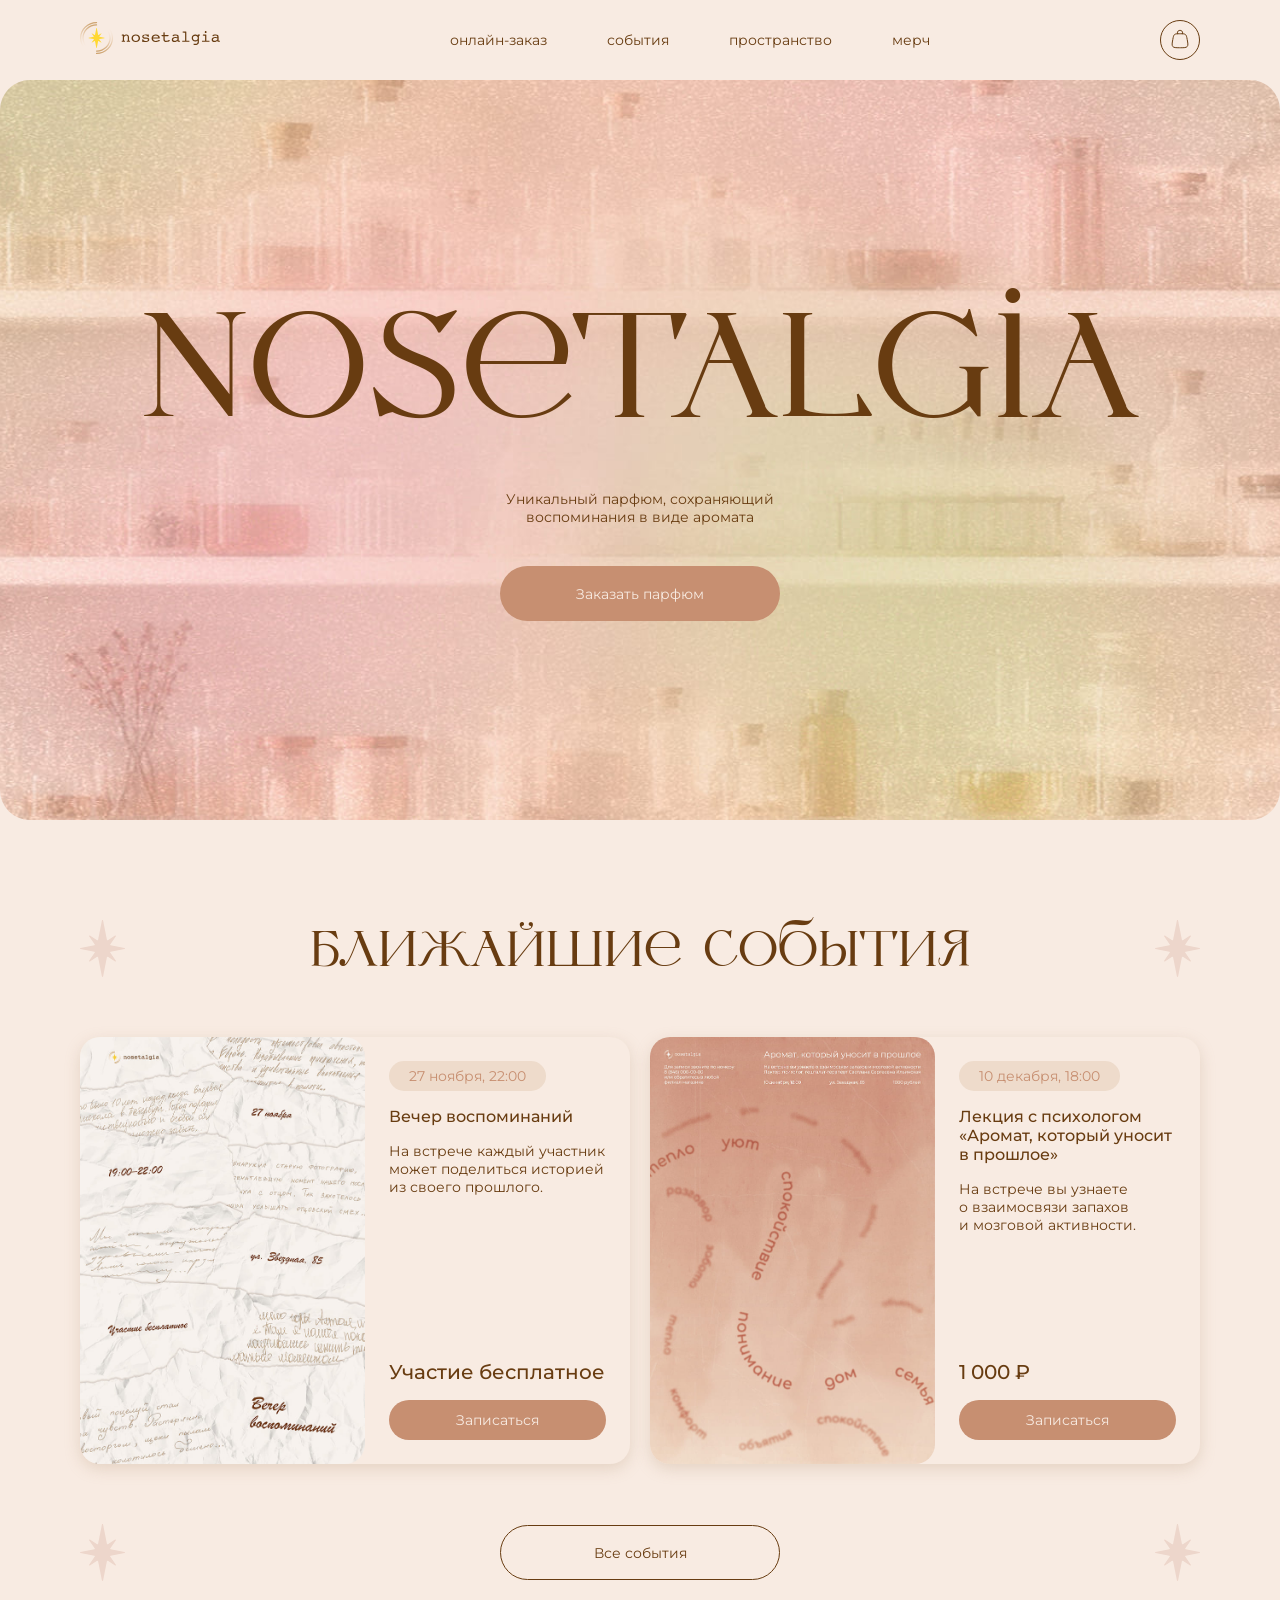
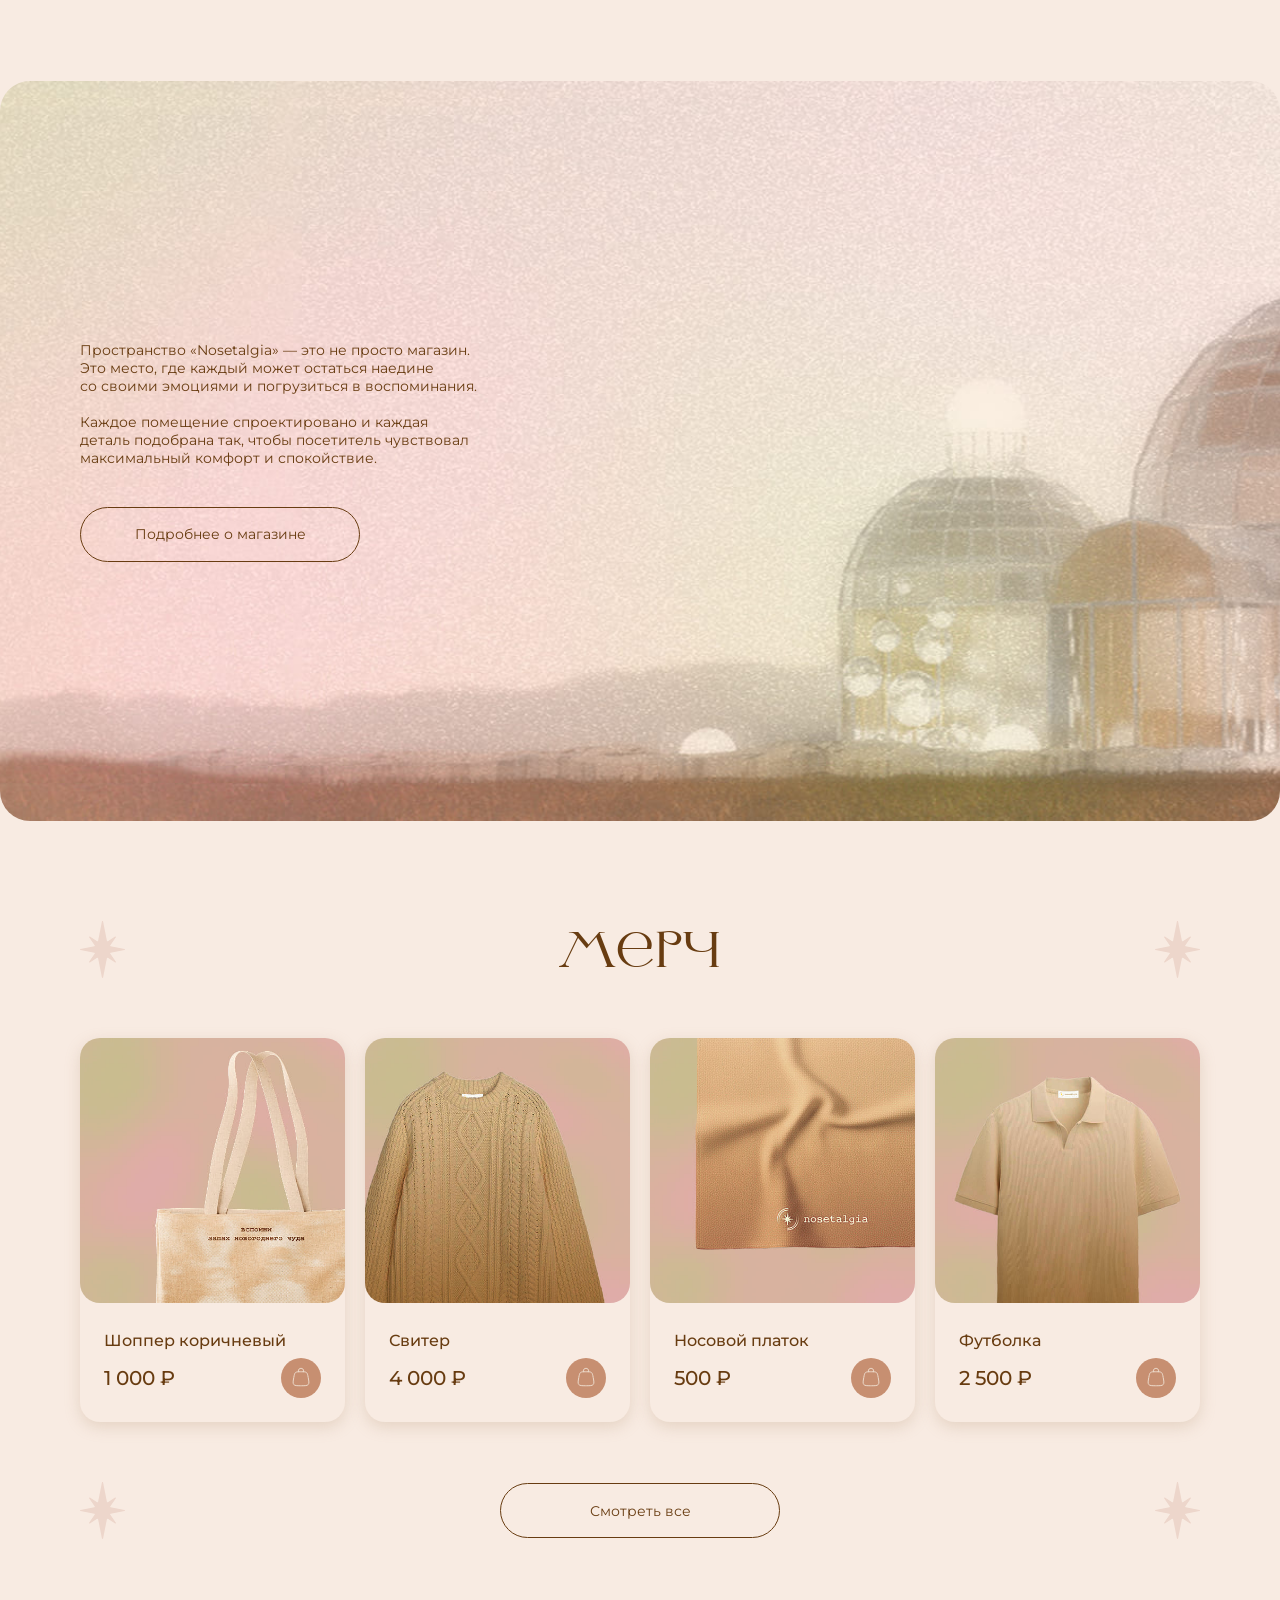
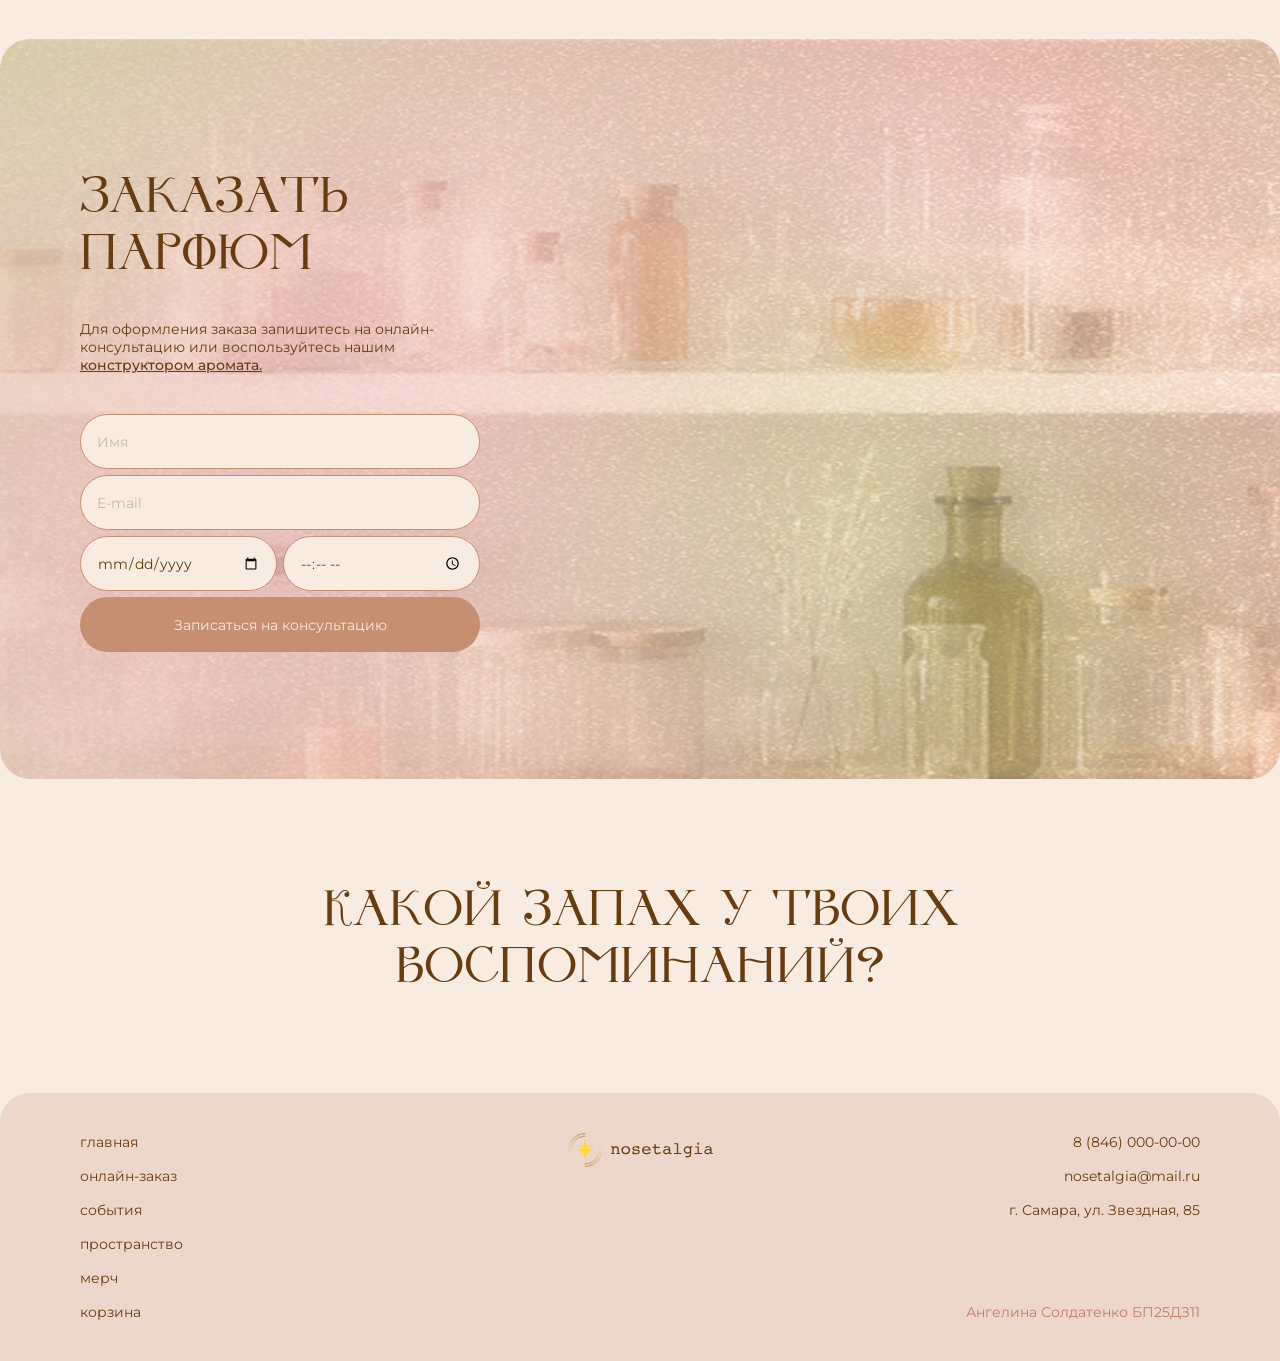
<file: index.html>
<!DOCTYPE html>
<html>
    <head>
        <meta charset="UTF-8">
        <meta name="viewport" content="width=device-width, initial-scale=1.0">
        <title>nosetalgia - главная</title>
        <link href="css/style.css" rel="stylesheet">
        <script src="js/popups.js"></script>
        <script src="js/cart.js"></script>
        <script src="js/animations.js"></script>
        <script src="js/script.js"></script>
        <link rel="icon" type="image/png" href="images/favicon.png">
        <link rel="preconnect" href="https://fonts.googleapis.com">
        <link rel="preconnect" href="https://fonts.gstatic.com" crossorigin>
        <link href="https://fonts.googleapis.com/css2?family=Montserrat:ital,wght@0,100..900;1,100..900&display=swap" rel="stylesheet">
    </head>

    <body>
        <header class="header">
            <a href="index.html"><img class="logo-header" src="images/logo.svg"></a>
            <nav class="menu-header">
                <a class="menu-item" href="index.html#order">онлайн-заказ</a>
                <a class="menu-item" href="events.html">события</a>
                <a class="menu-item" href="place.html">пространство</a>
                <a class="menu-item" href="merch.html">мерч</a>
            </nav>
            <div class="header-buttons-container">
                <a href="cart.html" class="cart-header"></a>
                <div class="burger"></a>
            </div>

            <div class="burger-menu-overlay hidden">
                <nav class="burger-menu">
                    <a class="menu-item" href="index.html">главная</a>
                    <a class="menu-item" href="index.html#order">онлайн-заказ</a>
                    <a class="menu-item" href="events.html">события</a>
                    <a class="menu-item" href="place.html">пространство</a>
                    <a class="menu-item" href="merch.html">мерч</a>
                </nav>
            </div>
        </header>

        <section id="hero" class="hero filled-container container">
            <h1>Nosetalgia</h1>
            <div class="text text-hero">Уникальный парфюм, сохраняющий<br>воспоминания в&nbsp;виде аромата</div>
            <a class="button big-button button-solid" href="#order">Заказать парфюм</a>
        </section>

        <section id="events" class="container">
            <div class="container-star">
                <img class="star" src="images/star.svg">
                <h2>Ближайшие события</h2>
                <img class="star" src="images/star.svg">
            </div>
            <div class="container-cards">
                <div class="card card-event-place">
                    <img class="img-card-event-place" src="images/event-evening-of-memories.jpg">
                    <div class="container-card-event-place">
                        <div class="container-heading-card-event-place">
                            <div class="date">27 ноября, 22:00</div>
                            <div class="card-heading">Вечер воспоминаний</div>
                            <div class="text">На&nbsp;встрече каждый участник может поделиться историей из&nbsp;своего прошлого.</div>
                        </div>
                        <div class="container-button-card-event">
                            <div class="price">Участие бесплатное</div>
                            <a class="button button-event button-solid">Записаться</a>
                        </div>
                    </div>
                </div>
                <div class="card card-event-place">
                    <img class="img-card-event-place" src="images/event-lecture-psychology.jpg">
                    <div class="container-card-event-place">
                        <div class="container-heading-card-event-place">
                            <div class="date">10 декабря, 18:00</div>
                            <div class="card-heading">Лекция с&nbsp;психологом &laquo;Аромат, который уносит в&nbsp;прошлое&raquo;</div>
                            <div class="text">На&nbsp;встрече вы&nbsp;узнаете о&nbsp;взаимосвязи запахов и&nbsp;мозговой активности.</div>
                        </div>
                        <div class="container-button-card-event">
                            <div class="price">1 000 ₽</div>
                            <a class="button button-event button-solid">Записаться</a>
                        </div>
                    </div>
                </div>
            </div>
            <div class="container-star">
                <img class="star" src="images/star.svg">
                <a class="button big-button button-stroke" href="events.html">Все события</a>
                <img class="star" src="images/star.svg">
            </div>
        </section>

        <section id="place" class="filled-container container">
            <div class="container-place">
                <div>Пространство &laquo;Nosetalgia&raquo;&nbsp;&mdash; это не&nbsp;просто магазин. Это место, где каждый может остаться наедине со&nbsp;своими эмоциями и&nbsp;погрузиться в&nbsp;воспоминания. <br><br>Каждое помещение спроектировано и&nbsp;каждая деталь подобрана так, чтобы посетитель чувствовал максимальный комфорт и&nbsp;спокойствие.</div>
                <a class="button big-button button-stroke" href="place.html">Подробнее о магазине</a>
            </div>
        </section>

        <section id="merch" class="container">
            <div class="container-star">
                <img class="star" src="images/star.svg">
                <h2>Мерч</h2>
                <img class="star" src="images/star.svg">
            </div>
            <div class="container-cards">
                <div class="card card-merch">
                    <img class="img-card-merch" src="images/bag-brown.jpg">
                    <img class="img-card-merch img-card-merch-overlay" src="images/bag-brown-2.jpg">
                    <div class="container-card-merch">
                        <div class="card-heading">Шоппер коричневый</div>
                        <div class="container-button-card-merch">
                            <div class="price">1 000 ₽</div>
                            <div class="cart-card"></div>
                        </div>
                    </div>
                </div>
                <div class="card card-merch">
                    <img class="img-card-merch" src="images/sweater.jpg">
                    <img class="img-card-merch img-card-merch-overlay" src="images/sweater-2.jpg">
                    <div class="container-card-merch">
                        <div class="card-heading">Свитер</div>
                        <div class="container-button-card-merch">
                            <div class="price">4 000 ₽</div>
                            <div class="cart-card"></div>
                        </div>
                    </div>
                </div>
                <div class="card card-merch">
                    <img class="img-card-merch" src="images/handkerchief.jpg">
                    <img class="img-card-merch img-card-merch-overlay" src="images/handkerchief-2.jpg">
                    <div class="container-card-merch">
                        <div class="card-heading">Носовой платок</div>
                        <div class="container-button-card-merch">
                            <div class="price">500 ₽</div>
                            <div class="cart-card"></div>
                        </div>
                    </div>
                </div>
                <div class="card card-merch">
                    <img class="img-card-merch" src="images/tshirt.jpg">
                    <img class="img-card-merch img-card-merch-overlay" src="images/tshirt-2.jpg">
                    <div class="container-card-merch">
                        <div class="card-heading">Футболка</div>
                        <div class="container-button-card-merch">
                            <div class="price">2 500 ₽</div>
                            <div class="cart-card"></div>
                        </div>
                    </div>
                </div>
            </div>
            <div class="container-star">
                <img class="star" src="images/star.svg">
                <a class="button big-button button-stroke" href="merch.html">Смотреть все</a>
                <img class="star" src="images/star.svg">
            </div>
        </section>

        <section id="order" class="filled-container container">
            <div class="container-order">
                <h2 class="h2-order">Заказать парфюм</h2>
                <div class="text">Для оформления заказа запишитесь на&nbsp;онлайн-консультацию или воспользуйтесь нашим <a class="link" href="https://linasoll.github.io/interactive-web-poster-nosetalgia/" target="_blank">конструктором аромата.</a></div>
                <form class="form">
                    <input type="text" name="name" placeholder="Имя" required>
                    <input type="email" name="email" placeholder="E-mail" required>
                    <div class="container-date-form">
                        <input type="date" name="date" required>
                        <input type="time" name="time" required>
                    </div>
                    <button class="button big-button button-solid form-button" type="submit">Записаться на консультацию</button>
                </form>
            </div>
        </section>

        <section class="container final">
            <h2>Какой запах у твоих воспоминаний?</h2>
        </section>

        <footer id="footer">
            <nav class="footer-left">
                <a class="menu-item" href="index.html">главная</a>
                <a class="menu-item" href="index.html#order">онлайн-заказ</a>
                <a class="menu-item" href="events.html">события</a>
                <a class="menu-item" href="place.html">пространство</a>
                <a class="menu-item" href="merch.html">мерч</a>
                <a class="menu-item" href="cart.html">корзина</a>
            </nav>
            <img class="logo-footer" src="images/logo.svg">
            <div class="footer-right">
                <div class="contacts">
                    <div class="text">8 (846) 000-00-00</div>
                    <div class="text">nosetalgia@mail.ru</div>
                    <div class="text">г. Самара, ул. Звездная, 85</div>
                </div>
                <a class="author" href="https://t.me/linasalt">Ангелина Солдатенко БП25ДЗ11</a>
            </div>
        </footer>

        <div class="popup-overlay popup-event hidden">
            <div class="popup">
                <img class="close-popup" src="images/cross.svg">
                <div class="popup-title">Запись на&nbsp;мероприятие</div>
                <div class="form-text">Заполните форму, чтобы записаться</div>
                <form class="form">
                    <input type="text" name="name" placeholder="Имя" required>
                    <input type="tel" name="tel" placeholder="Телефон" required>
                    <input type="email" name="email" placeholder="E-mail" required>
                    <button class="button big-button button-solid form-button" type="submit">Записаться</button>
                </form>
            </div>
        </div>

        <div class="popup-overlay consultation-popup hidden">
            <div class="popup">
                <img class="close-popup" src="images/cross.svg">
                <div class="popup-title">Вы записаны на&nbsp;консультацию!</div>
                <div class="form-text">Мы свяжемся с&nbsp;вами и&nbsp;подтвердим выбранные дату и&nbsp;время.</div>
            </div>
        </div>
    </body>
</html>
</file>
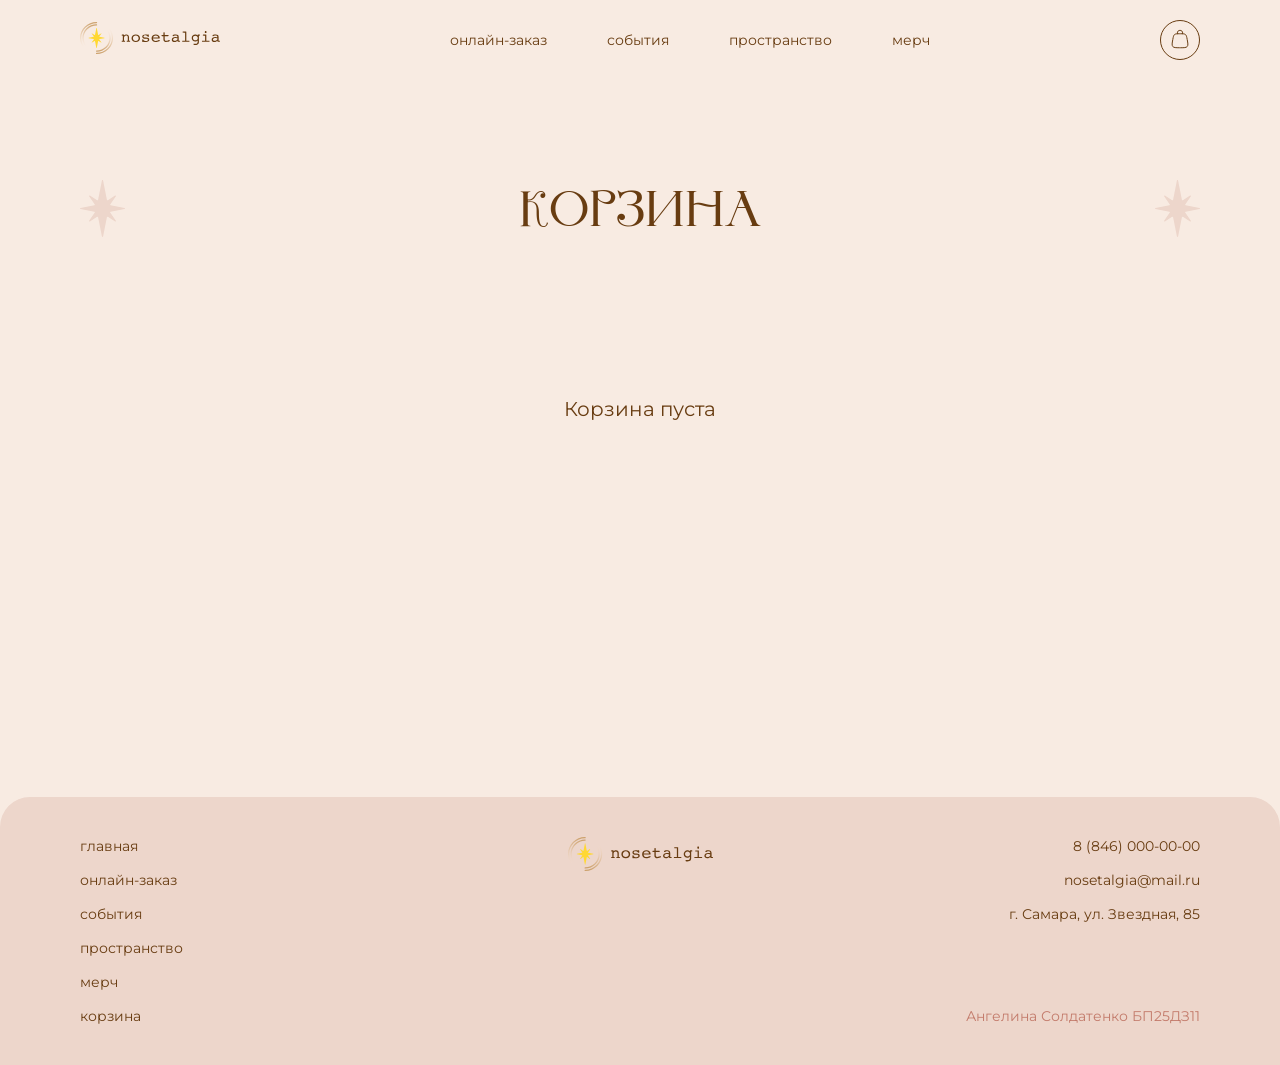
<file: cart.html>
<!DOCTYPE html>
<html>
    <head>
        <meta charset="UTF-8">
        <meta name="viewport" content="width=device-width, initial-scale=1.0">
        <title>nosetalgia - корзина</title>
        <link href="css/style.css" rel="stylesheet">
        <script src="js/popups.js"></script>
        <script src="js/cart.js"></script>
        <script src="js/animations.js"></script>
        <script src="js/script.js"></script>
        <link rel="icon" type="image/png" href="images/favicon.png">
        <link rel="preconnect" href="https://fonts.googleapis.com">
        <link rel="preconnect" href="https://fonts.gstatic.com" crossorigin>
        <link href="https://fonts.googleapis.com/css2?family=Montserrat:ital,wght@0,100..900;1,100..900&display=swap" rel="stylesheet">
    </head>

    <body>
        <header class="header">
            <a href="index.html"><img class="logo-header" src="images/logo.svg"></a>
            <nav class="menu-header">
                <a class="menu-item" href="index.html#order">онлайн-заказ</a>
                <a class="menu-item" href="events.html">события</a>
                <a class="menu-item" href="place.html">пространство</a>
                <a class="menu-item" href="merch.html">мерч</a>
            </nav>
            <div class="header-buttons-container">
                <a href="cart.html" class="cart-header"></a>
                <div class="burger"></a>
            </div>

            <div class="burger-menu-overlay hidden">
                <nav class="burger-menu">
                    <a class="menu-item" href="index.html">главная</a>
                    <a class="menu-item" href="index.html#order">онлайн-заказ</a>
                    <a class="menu-item" href="events.html">события</a>
                    <a class="menu-item" href="place.html">пространство</a>
                    <a class="menu-item" href="merch.html">мерч</a>
                </nav>
            </div>
        </header>

        <section id="cart" class="container container-pages">
            <div class="container-star">
                <img class="star" src="images/star.svg">
                <h2>Корзина</h2>
                <img class="star" src="images/star.svg">
            </div>
            <div id="cart-list" class="container-cards"></div>
        </section>

        <section class="container container-pages">
            <div class="empty-cart">Корзина пуста</div>
        </section>

        <section id="cart-order" class="container container-pages hidden">
            <div>Итого к оплате:</div>
            <div id="price-cart" class="price-cart">1000 ₽</div>
            <a class="button big-button button-solid button-cart">Оформить заказ</a>
        </section>

        <footer id="footer">
            <nav class="footer-left">
                <a class="menu-item" href="index.html">главная</a>
                <a class="menu-item" href="index.html#order">онлайн-заказ</a>
                <a class="menu-item" href="events.html">события</a>
                <a class="menu-item" href="place.html">пространство</a>
                <a class="menu-item" href="merch.html">мерч</a>
                <a class="menu-item" href="cart.html">корзина</a>
            </nav>
            <img class="logo-footer" src="images/logo.svg">
            <div class="footer-right">
                <div class="contacts">
                    <div class="text">8 (846) 000-00-00</div>
                    <div class="text">nosetalgia@mail.ru</div>
                    <div class="text">г. Самара, ул. Звездная, 85</div>
                </div>
                <a class="author" href="https://t.me/linasalt">Ангелина Солдатенко БП25ДЗ11</a>
            </div>
        </footer>

        <div class="popup-overlay cart-popup hidden">
            <div class="popup">
                <img id="close-popup-event" class="close-popup" src="images/cross.svg">
                <div class="popup-title">Оформление заказа</div>
                <div class="form-text">Сумма заказа: <span id="amount">0 ₽</span></div>
                <form class="form">
                    <input type="text" name="name" placeholder="Имя" required>
                    <input type="tel" name="tel" placeholder="Телефон" required>
                    <input type="email" name="email" placeholder="E-mail" required>
                    <input type="text" name="adress" placeholder="Адрес доставки" required>
                    <div class="payment-choice">
                        <div>Способ оплаты: </div>
                        <div class="labels">
                            <input class="radio" type="radio" name="payment" id="online" required>
                            <label class="radio-label" for="online">Онлайн</label>
                        </div>
                        <div class="labels">
                            <input class="radio" type="radio" name="payment" id="offline" required>
                            <label class="radio-label" for="offline">Курьеру при получении</label>
                        </div>
                    </div>
                    <button class="button big-button button-solid form-button" type="submit">Оформить заказ</button>
                </form>
            </div>
        </div>
    </body>
</html>
</file>
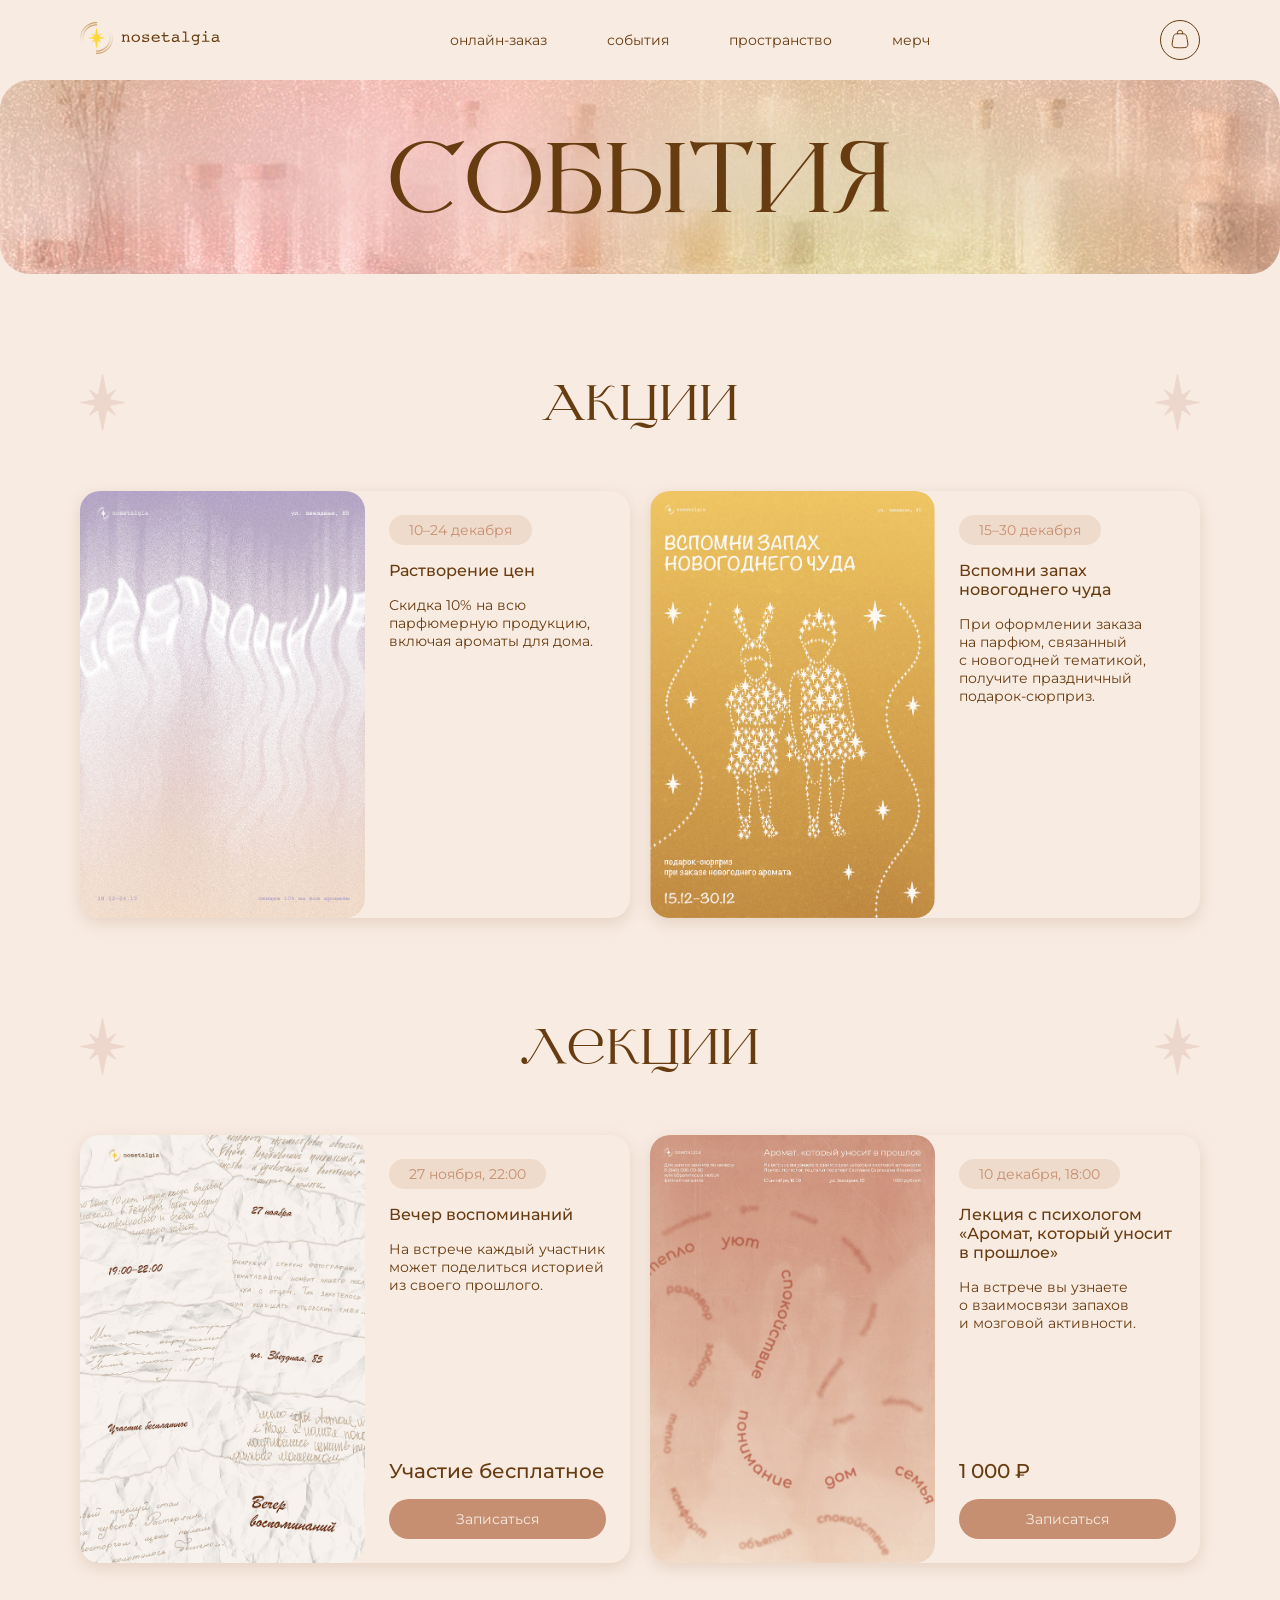
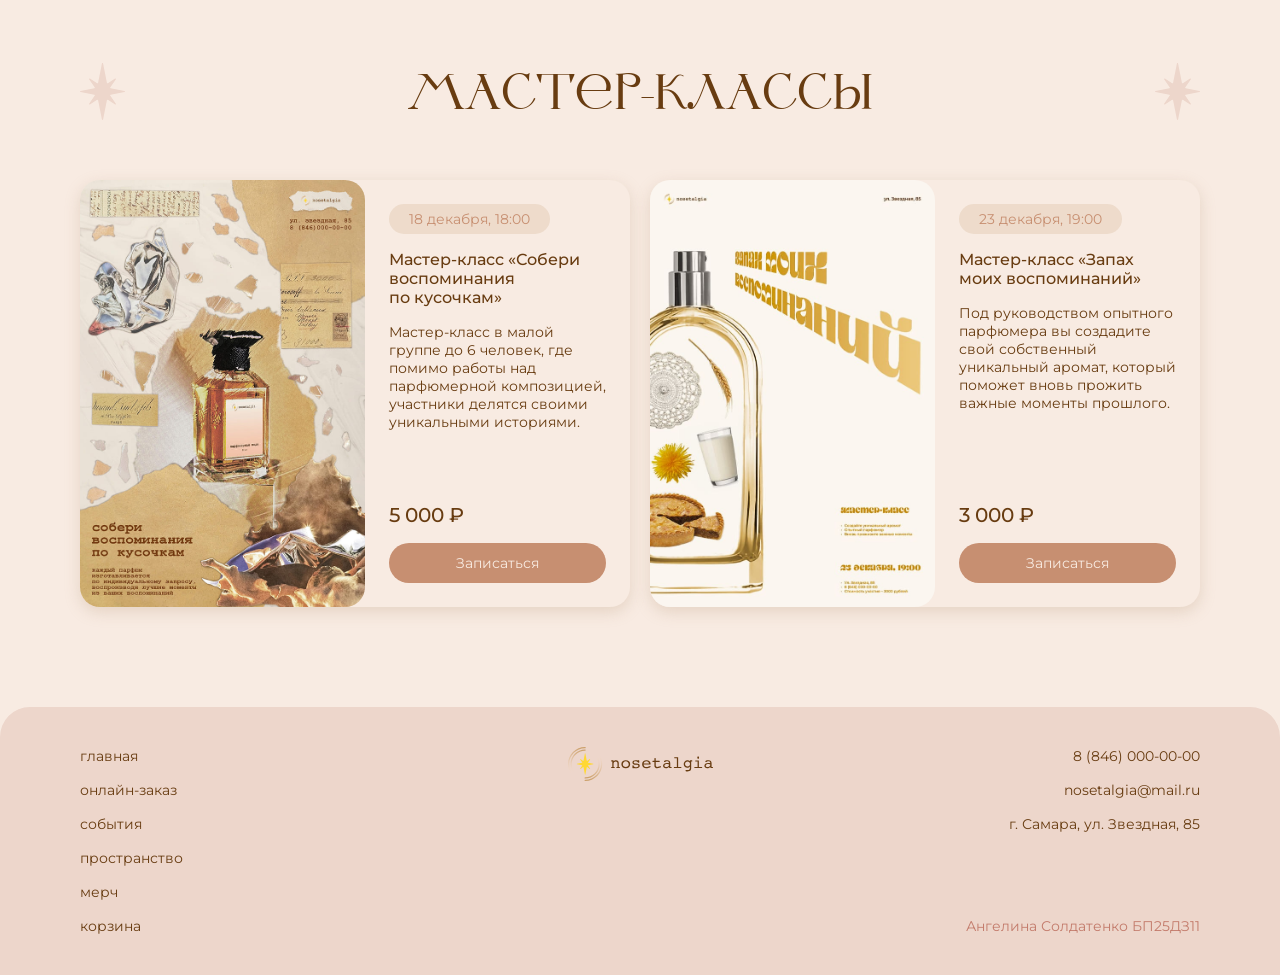
<file: events.html>
<!DOCTYPE html>
<html>
    <head>
        <meta charset="UTF-8">
        <meta name="viewport" content="width=device-width, initial-scale=1.0">
        <title>nosetalgia - события</title>
        <link href="css/style.css" rel="stylesheet">
        <script src="js/popups.js"></script>
        <script src="js/cart.js"></script>
        <script src="js/animations.js"></script>
        <script src="js/script.js"></script>
        <link rel="icon" type="image/png" href="images/favicon.png">
        <link rel="preconnect" href="https://fonts.googleapis.com">
        <link rel="preconnect" href="https://fonts.gstatic.com" crossorigin>
        <link href="https://fonts.googleapis.com/css2?family=Montserrat:ital,wght@0,100..900;1,100..900&display=swap" rel="stylesheet">
    </head>

    <body>
        <header class="header">
            <a href="index.html"><img class="logo-header" src="images/logo.svg"></a>
            <nav class="menu-header">
                <a class="menu-item" href="index.html#order">онлайн-заказ</a>
                <a class="menu-item" href="events.html">события</a>
                <a class="menu-item" href="place.html">пространство</a>
                <a class="menu-item" href="merch.html">мерч</a>
            </nav>
            <div class="header-buttons-container">
                <a href="cart.html" class="cart-header"></a>
                <div class="burger"></a>
            </div>

            <div class="burger-menu-overlay hidden">
                <nav class="burger-menu">
                    <a class="menu-item" href="index.html">главная</a>
                    <a class="menu-item" href="index.html#order">онлайн-заказ</a>
                    <a class="menu-item" href="events.html">события</a>
                    <a class="menu-item" href="place.html">пространство</a>
                    <a class="menu-item" href="merch.html">мерч</a>
                </nav>
            </div>
        </header>

        <div class="page-title">События</div>

        <section class="container container-pages">
            <div class="container-star">
                <img class="star" src="images/star.svg">
                <h2>Акции</h2>
                <img class="star" src="images/star.svg">
            </div>
            <div class="container-cards">
                <div class="card card-event-place">
                    <img class="img-card-event-place" src="images/event-sale.jpg">
                    <div class="container-card-event-place">
                        <div class="container-heading-card-event-place">
                            <div class="date">10–24 декабря</div>
                            <div class="card-heading">Растворение цен</div>
                            <div class="text">Скидка&nbsp;10% на&nbsp;всю парфюмерную продукцию, включая ароматы для дома.</div>
                        </div>
                    </div>
                </div>
                <div class="card card-event-place">
                    <img class="img-card-event-place" src="images/event-new-year.jpg">
                    <div class="container-card-event-place">
                        <div class="container-heading-card-event-place">
                            <div class="date">15–30 декабря</div>
                            <div class="card-heading">Вспомни запах новогоднего чуда</div>
                            <div class="text">При оформлении заказа на&nbsp;парфюм, связанный с&nbsp;новогодней тематикой, получите праздничный подарок-сюрприз.</div>
                        </div>
                    </div>
                </div>
            </div>
        </section>

        <section id="events" class="container container-pages">
            <div class="container-star">
                <img class="star" src="images/star.svg">
                <h2>Лекции</h2>
                <img class="star" src="images/star.svg">
            </div>
            <div class="container-cards">
                <div class="card card-event-place">
                    <img class="img-card-event-place" src="images/event-evening-of-memories.jpg">
                    <div class="container-card-event-place">
                        <div class="container-heading-card-event-place">
                            <div class="date">27 ноября, 22:00</div>
                            <div class="card-heading">Вечер воспоминаний</div>
                            <div class="text">На&nbsp;встрече каждый участник может поделиться историей из&nbsp;своего прошлого.</div>
                        </div>
                        <div class="container-button-card-event">
                            <div class="price">Участие бесплатное</div>
                            <a class="button button-event button-solid">Записаться</a>
                        </div>
                    </div>
                </div>
                <div class="card card-event-place">
                    <img class="img-card-event-place" src="images/event-lecture-psychology.jpg">
                    <div class="container-card-event-place">
                        <div class="container-heading-card-event-place">
                            <div class="date">10 декабря, 18:00</div>
                            <div class="card-heading">Лекция с&nbsp;психологом &laquo;Аромат, который уносит в&nbsp;прошлое&raquo;</div>
                            <div class="text">На&nbsp;встрече вы&nbsp;узнаете о&nbsp;взаимосвязи запахов и&nbsp;мозговой активности.</div>
                        </div>
                        <div class="container-button-card-event">
                            <div class="price">1 000 ₽</div>
                            <a class="button button-event button-solid">Записаться</a>
                        </div>
                    </div>
                </div>
            </div>
        </section>


        <section id="events" class="container container-pages">
            <div class="container-star">
                <img class="star" src="images/star.svg">
                <h2>Мастер-классы</h2>
                <img class="star" src="images/star.svg">
            </div>
            <div class="container-cards">
                <div class="card card-event-place">
                    <img class="img-card-event-place" src="images/event-piece-together.jpg">
                    <div class="container-card-event-place">
                        <div class="container-heading-card-event-place">
                            <div class="date">18 декабря, 18:00</div>
                            <div class="card-heading">Мастер-класс &laquo;Собери воспоминания по&nbsp;кусочкам&raquo;</div>
                            <div class="text">Мастер-класс в&nbsp;малой группе до&nbsp;6&nbsp;человек, где помимо работы над парфюмерной композицией, участники делятся своими уникальными историями.</div>
                        </div>
                        <div class="container-button-card-event">
                            <div class="price">5 000 ₽</div>
                            <a class="button button-event button-solid">Записаться</a>
                        </div>
                    </div>
                </div>
                <div class="card card-event-place">
                    <img class="img-card-event-place" src="images/event-smell-of-my-memories.jpg">
                    <div class="container-card-event-place">
                        <div class="container-heading-card-event-place">
                            <div class="date">23 декабря, 19:00</div>
                            <div class="card-heading">Мастер-класс «Запах моих воспоминаний»</div>
                            <div class="text">Под руководством опытного парфюмера вы&nbsp;создадите свой собственный уникальный аромат, который поможет вновь прожить важные моменты прошлого.</div>
                        </div>
                        <div class="container-button-card-event">
                            <div class="price">3 000 ₽</div>
                            <a class="button button-event button-solid">Записаться</a>
                        </div>
                    </div>
                </div>
            </div>
        </section>

        <footer id="footer">
            <nav class="footer-left">
                <a class="menu-item" href="index.html">главная</a>
                <a class="menu-item" href="index.html#order">онлайн-заказ</a>
                <a class="menu-item" href="events.html">события</a>
                <a class="menu-item" href="place.html">пространство</a>
                <a class="menu-item" href="merch.html">мерч</a>
                <a class="menu-item" href="cart.html">корзина</a>
            </nav>
            <img class="logo-footer" src="images/logo.svg">
            <div class="footer-right">
                <div class="contacts">
                    <div class="text">8 (846) 000-00-00</div>
                    <div class="text">nosetalgia@mail.ru</div>
                    <div class="text">г. Самара, ул. Звездная, 85</div>
                </div>
                <a class="author" href="https://t.me/linasalt">Ангелина Солдатенко БП25ДЗ11</a>
            </div>
        </footer>

        <div class="popup-overlay popup-event hidden">
            <div class="popup">
                <img class="close-popup" src="images/cross.svg">
                <div class="popup-title">Запись на&nbsp;мероприятие</div>
                <div class="form-text">Заполните форму, чтобы записаться</div>
                <form class="form">
                    <input type="text" name="name" placeholder="Имя" required>
                    <input type="tel" name="tel" placeholder="Телефон" required>
                    <input type="email" name="email" placeholder="E-mail" required>
                    <button class="button big-button button-solid form-button" type="submit">Записаться</button>
                </form>
            </div>
        </div>
    </body>
</html>
</file>
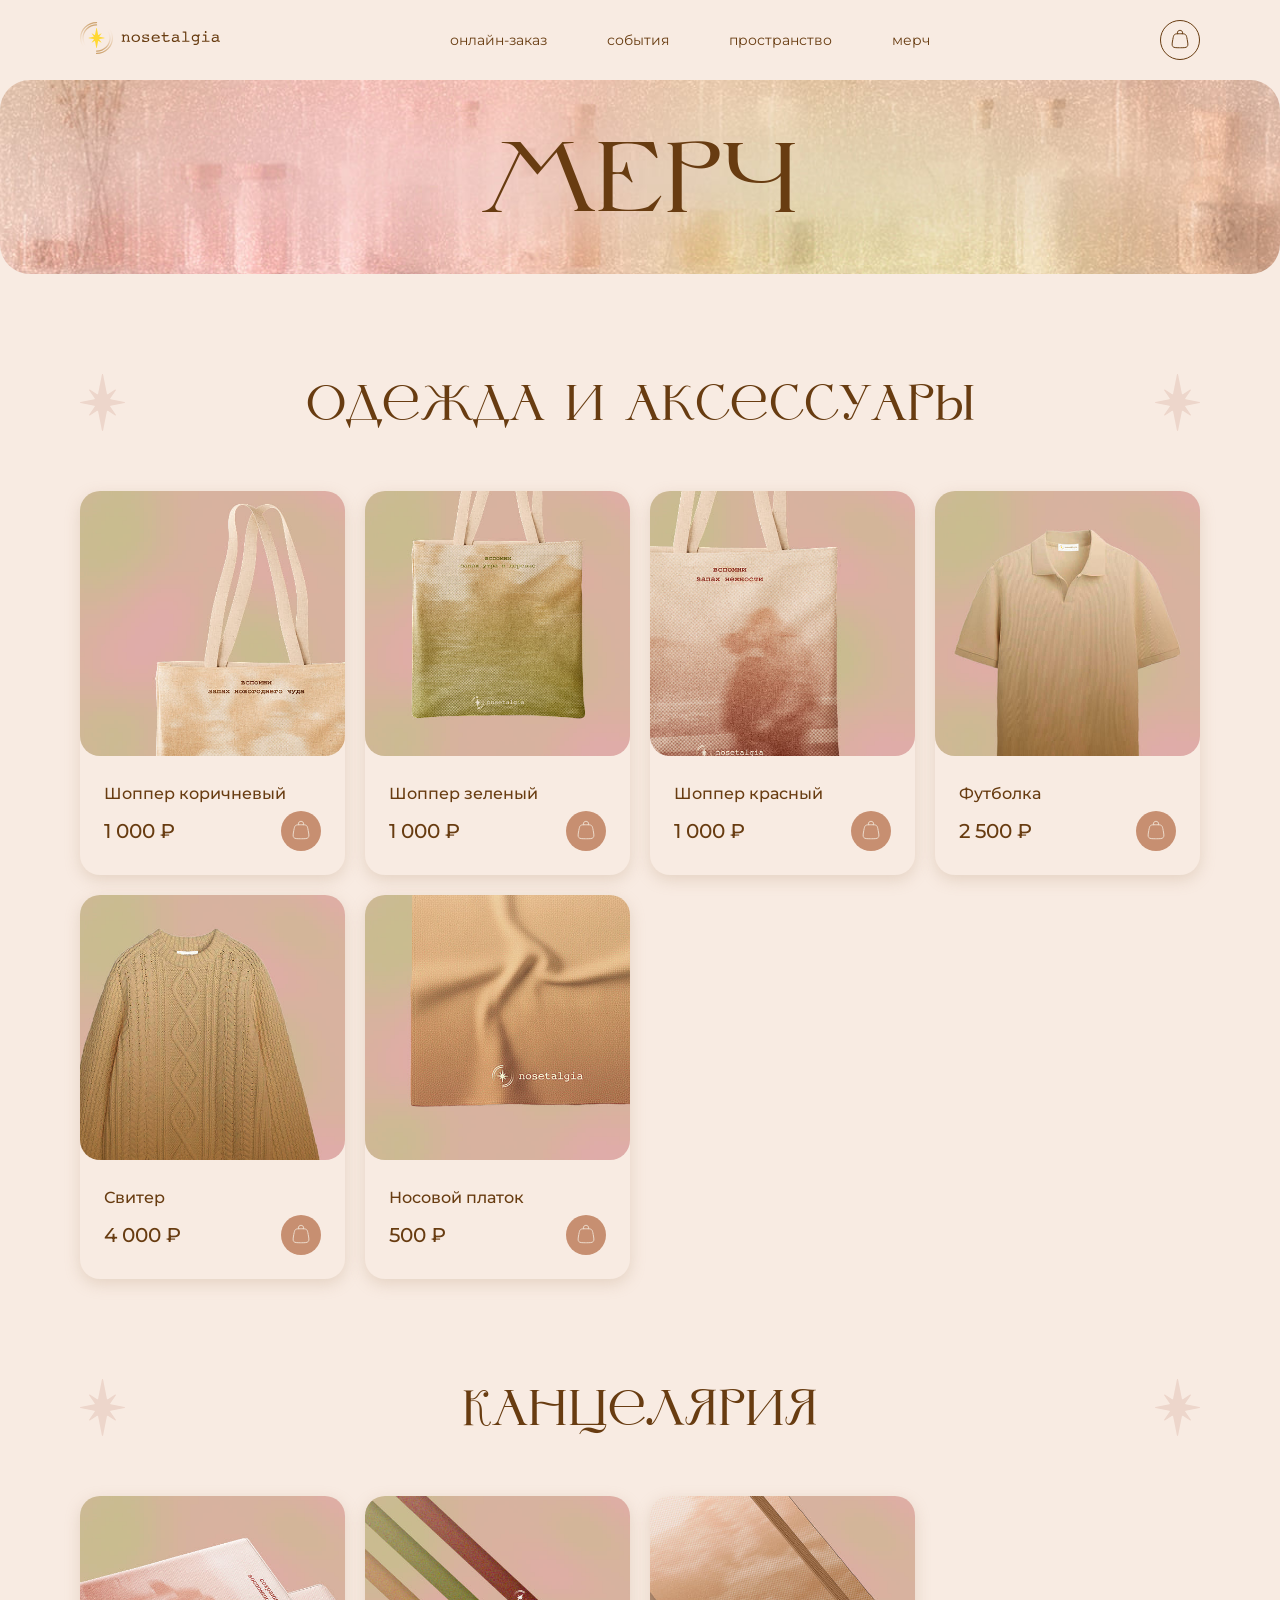
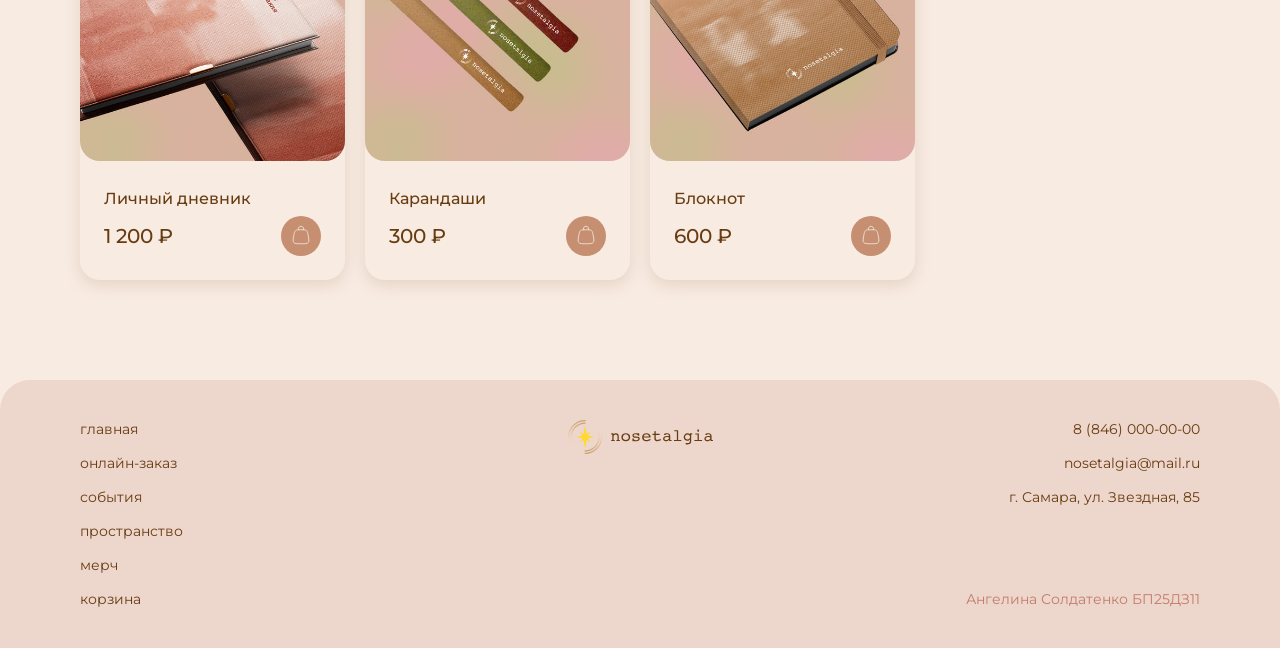
<file: merch.html>
<!DOCTYPE html>
<html>
    <head>
        <meta charset="UTF-8">
        <meta name="viewport" content="width=device-width, initial-scale=1.0">
        <title>nosetalgia - мерч</title>
        <link href="css/style.css" rel="stylesheet">
        <script src="js/popups.js"></script>
        <script src="js/cart.js"></script>
        <script src="js/animations.js"></script>
        <script src="js/script.js"></script>
        <link rel="icon" type="image/png" href="images/favicon.png">
        <link rel="preconnect" href="https://fonts.googleapis.com">
        <link rel="preconnect" href="https://fonts.gstatic.com" crossorigin>
        <link href="https://fonts.googleapis.com/css2?family=Montserrat:ital,wght@0,100..900;1,100..900&display=swap" rel="stylesheet">
    </head>

    <body>
        <header class="header">
            <a href="index.html"><img class="logo-header" src="images/logo.svg"></a>
            <nav class="menu-header">
                <a class="menu-item" href="index.html#order">онлайн-заказ</a>
                <a class="menu-item" href="events.html">события</a>
                <a class="menu-item" href="place.html">пространство</a>
                <a class="menu-item" href="merch.html">мерч</a>
            </nav>
            <div class="header-buttons-container">
                <a href="cart.html" class="cart-header"></a>
                <div class="burger"></a>
            </div>

            <div class="burger-menu-overlay hidden">
                <nav class="burger-menu">
                    <a class="menu-item" href="index.html">главная</a>
                    <a class="menu-item" href="index.html#order">онлайн-заказ</a>
                    <a class="menu-item" href="events.html">события</a>
                    <a class="menu-item" href="place.html">пространство</a>
                    <a class="menu-item" href="merch.html">мерч</a>
                </nav>
            </div>
        </header>

        <div class="page-title">Мерч</div>

        <section class="container container-pages">
            <div class="container-star">
                <img class="star" src="images/star.svg">
                <h2>Одежда и аксессуары</h2>
                <img class="star" src="images/star.svg">
            </div>
            <div class="container-cards">
                <div class="card card-merch">
                    <img class="img-card-merch" src="images/bag-brown.jpg">
                    <img class="img-card-merch img-card-merch-overlay" src="images/bag-brown-2.jpg">
                    <div class="container-card-merch">
                        <div class="card-heading">Шоппер коричневый</div>
                        <div class="container-button-card-merch">
                            <div class="price">1 000 ₽</div>
                            <div class="cart-card"></div>
                        </div>
                    </div>
                </div>
                <div class="card card-merch">
                    <img class="img-card-merch" src="images/bag-green.jpg">
                    <img class="img-card-merch img-card-merch-overlay" src="images/bag-green-2.jpg">
                    <div class="container-card-merch">
                        <div class="card-heading">Шоппер зеленый</div>
                        <div class="container-button-card-merch">
                            <div class="price">1 000 ₽</div>
                            <div class="cart-card"></div>
                        </div>
                    </div>
                </div>
                <div class="card card-merch">
                    <img class="img-card-merch" src="images/bag-red.jpg">
                    <img class="img-card-merch img-card-merch-overlay" src="images/bag-red-2.jpg">
                    <div class="container-card-merch">
                        <div class="card-heading">Шоппер красный</div>
                        <div class="container-button-card-merch">
                            <div class="price">1 000 ₽</div>
                            <div class="cart-card"></div>
                        </div>
                    </div>
                </div>
                <div class="card card-merch">
                    <img class="img-card-merch" src="images/tshirt.jpg">
                    <img class="img-card-merch img-card-merch-overlay" src="images/tshirt-2.jpg">
                    <div class="container-card-merch">
                        <div class="card-heading">Футболка</div>
                        <div class="container-button-card-merch">
                            <div class="price">2 500 ₽</div>
                            <div class="cart-card"></div>
                        </div>
                    </div>
                </div>
                <div class="card card-merch">
                    <img class="img-card-merch" src="images/sweater.jpg">
                    <img class="img-card-merch img-card-merch-overlay" src="images/sweater-2.jpg">
                    <div class="container-card-merch">
                        <div class="card-heading">Свитер</div>
                        <div class="container-button-card-merch">
                            <div class="price">4 000 ₽</div>
                            <div class="cart-card"></div>
                        </div>
                    </div>
                </div>
                <div class="card card-merch">
                    <img class="img-card-merch" src="images/handkerchief.jpg">
                    <img class="img-card-merch img-card-merch-overlay" src="images/handkerchief-2.jpg">
                    <div class="container-card-merch">
                        <div class="card-heading">Носовой платок</div>
                        <div class="container-button-card-merch">
                            <div class="price">500 ₽</div>
                            <div class="cart-card"></div>
                        </div>
                    </div>
                </div>
            </div>
        </section>

        <section class="container container-pages">
            <div class="container-star">
                <img class="star" src="images/star.svg">
                <h2>Канцелярия</h2>
                <img class="star" src="images/star.svg">
            </div>
            <div class="container-cards">
                <div class="card card-merch">
                    <img class="img-card-merch" src="images/diary.jpg">
                    <img class="img-card-merch img-card-merch-overlay" src="images/diary-2.jpg">
                    <div class="container-card-merch">
                        <div class="card-heading">Личный дневник</div>
                        <div class="container-button-card-merch">
                            <div class="price">1 200 ₽</div>
                            <div class="cart-card"></div>
                        </div>
                    </div>
                </div>
                <div class="card card-merch">
                    <img class="img-card-merch" src="images/pencil.jpg">
                    <img class="img-card-merch img-card-merch-overlay" src="images/pencil-2.jpg">
                    <div class="container-card-merch">
                        <div class="card-heading">Карандаши</div>
                        <div class="container-button-card-merch">
                            <div class="price">300 ₽</div>
                            <div class="cart-card"></div>
                        </div>
                    </div>
                </div>
                <div class="card card-merch">
                    <img class="img-card-merch" src="images/notebook.jpg">
                    <img class="img-card-merch img-card-merch-overlay" src="images/notebook-2.jpg">
                    <div class="container-card-merch">
                        <div class="card-heading">Блокнот</div>
                        <div class="container-button-card-merch">
                            <div class="price">600 ₽</div>
                            <div class="cart-card"></div>
                        </div>
                    </div>
                </div>
            </div>
        </section>

        <footer id="footer">
            <nav class="footer-left">
                <a class="menu-item" href="index.html">главная</a>
                <a class="menu-item" href="index.html#order">онлайн-заказ</a>
                <a class="menu-item" href="events.html">события</a>
                <a class="menu-item" href="place.html">пространство</a>
                <a class="menu-item" href="merch.html">мерч</a>
                <a class="menu-item" href="cart.html">корзина</a>
            </nav>
            <img class="logo-footer" src="images/logo.svg">
            <div class="footer-right">
                <div class="contacts">
                    <div class="text">8 (846) 000-00-00</div>
                    <div class="text">nosetalgia@mail.ru</div>
                    <div class="text">г. Самара, ул. Звездная, 85</div>
                </div>
                <a class="author" href="https://t.me/linasalt">Ангелина Солдатенко БП25ДЗ11</a>
            </div>
        </footer>
    </body>
</html>
</file>
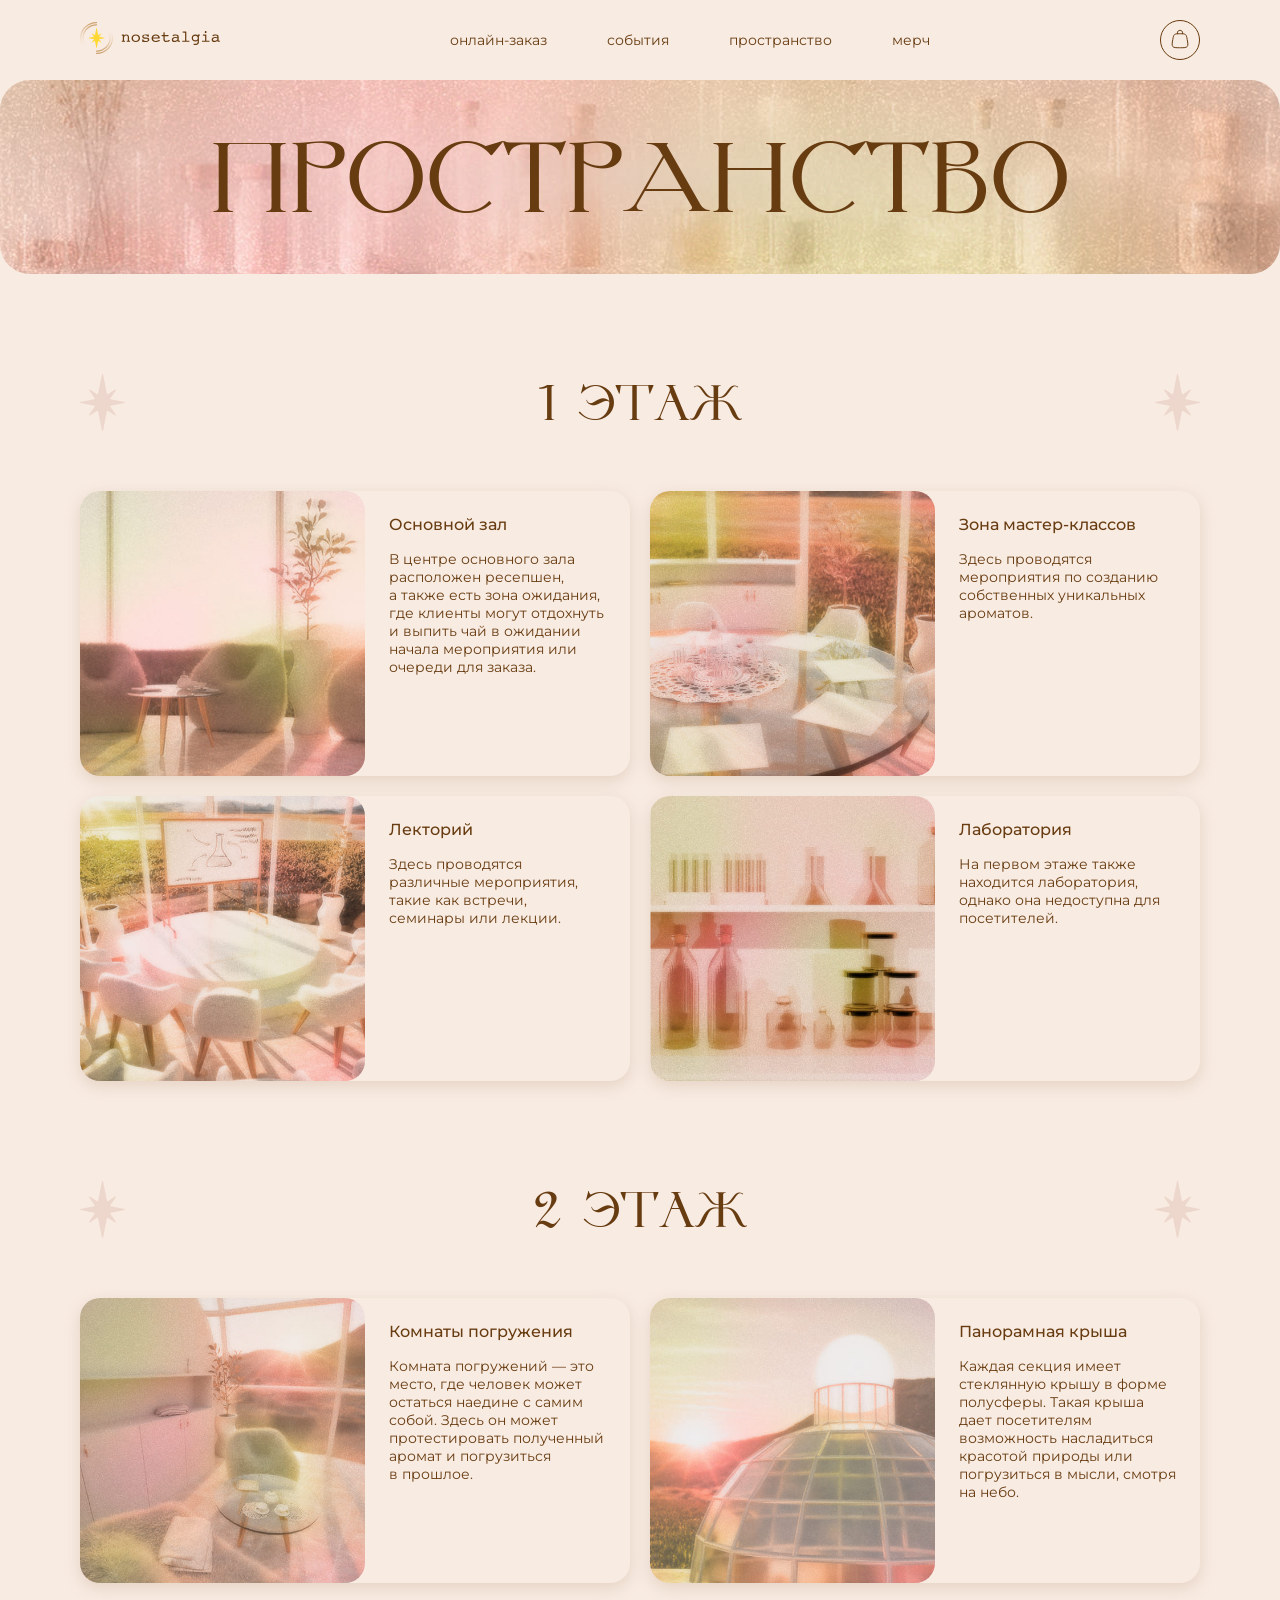
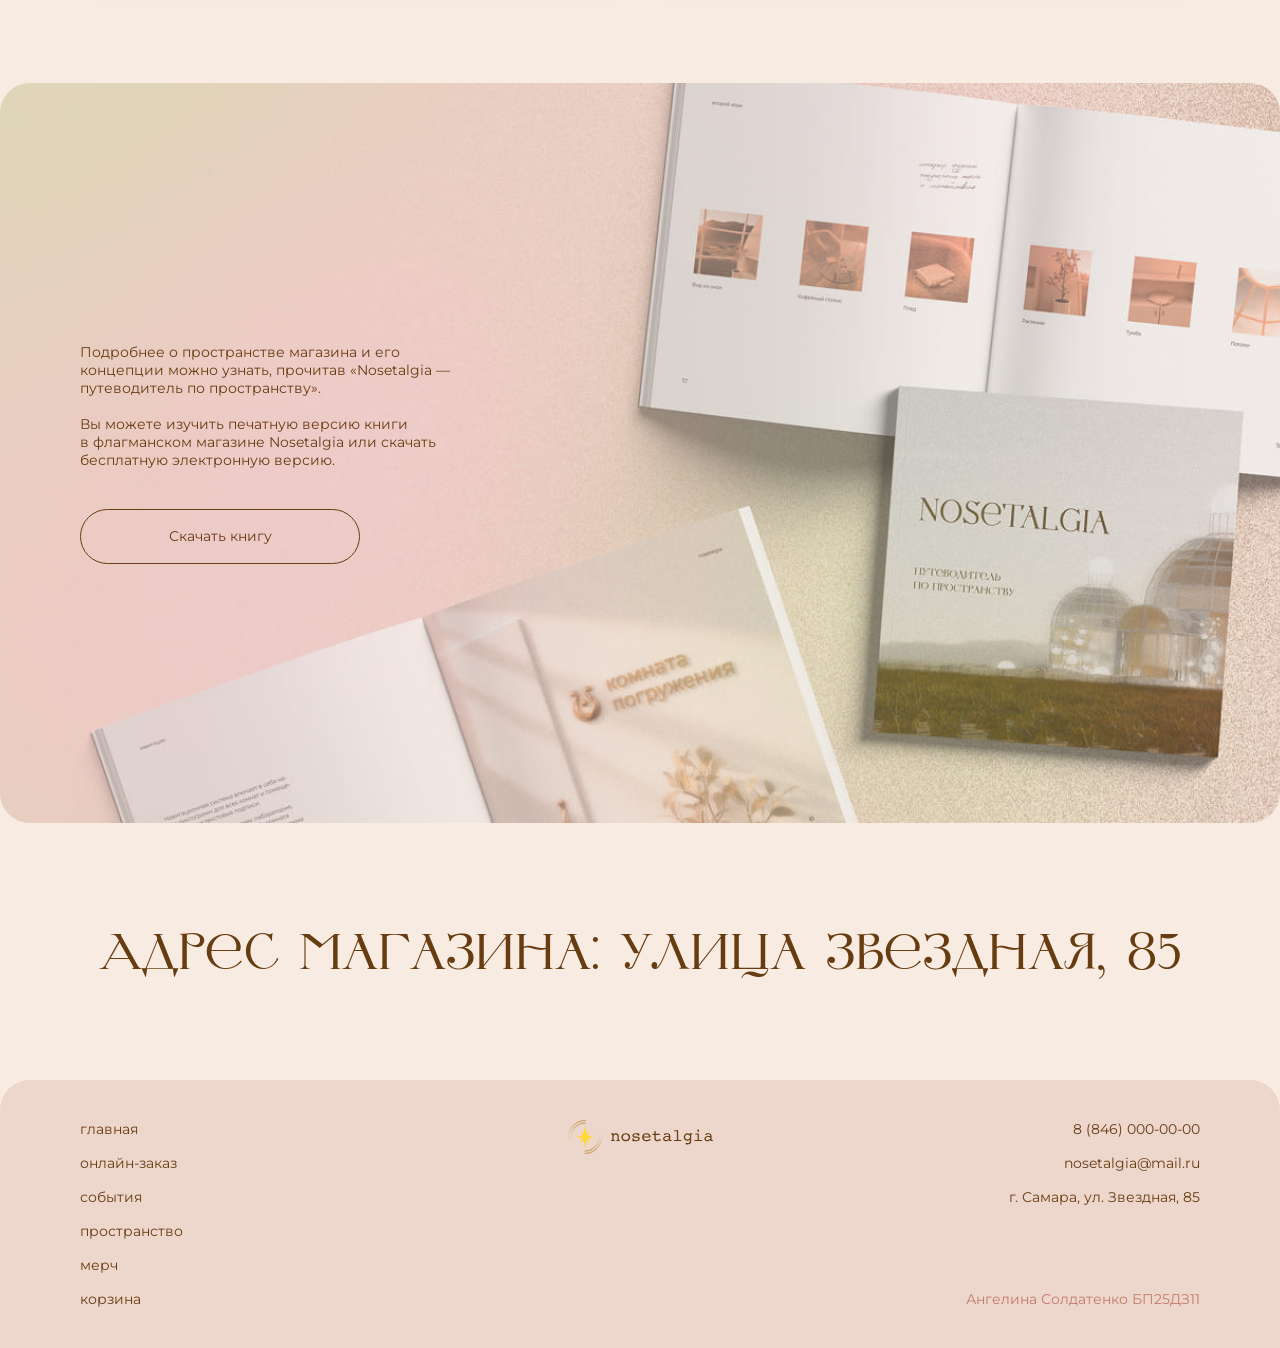
<file: place.html>
<!DOCTYPE html>
<html>
    <head>
        <meta charset="UTF-8">
        <meta name="viewport" content="width=device-width, initial-scale=1.0">
        <title>nosetalgia - пространство</title>
        <link href="css/style.css" rel="stylesheet">
        <script src="js/popups.js"></script>
        <script src="js/cart.js"></script>
        <script src="js/animations.js"></script>
        <script src="js/script.js"></script>
        <link rel="icon" type="image/png" href="images/favicon.png">
        <link rel="preconnect" href="https://fonts.googleapis.com">
        <link rel="preconnect" href="https://fonts.gstatic.com" crossorigin>
        <link href="https://fonts.googleapis.com/css2?family=Montserrat:ital,wght@0,100..900;1,100..900&display=swap" rel="stylesheet">
    </head>

    <body>
        <header class="header">
            <a href="index.html"><img class="logo-header" src="images/logo.svg"></a>
            <nav class="menu-header">
                <a class="menu-item" href="index.html#order">онлайн-заказ</a>
                <a class="menu-item" href="events.html">события</a>
                <a class="menu-item" href="place.html">пространство</a>
                <a class="menu-item" href="merch.html">мерч</a>
            </nav>
            <div class="header-buttons-container">
                <a href="cart.html" class="cart-header"></a>
                <div class="burger"></a>
            </div>

            <div class="burger-menu-overlay hidden">
                <nav class="burger-menu">
                    <a class="menu-item" href="index.html">главная</a>
                    <a class="menu-item" href="index.html#order">онлайн-заказ</a>
                    <a class="menu-item" href="events.html">события</a>
                    <a class="menu-item" href="place.html">пространство</a>
                    <a class="menu-item" href="merch.html">мерч</a>
                </nav>
            </div>
        </header>

        <div class="page-title">Пространство</div>

        <section class="container container-pages">
            <div class="container-star">
                <img class="star" src="images/star.svg">
                <h2>1 этаж</h2>
                <img class="star" src="images/star.svg">
            </div>
            <div class="container-cards">
                <div class="card card-event-place card-event">
                    <img class="img-card-event-place img-card-place" src="images/f-floor-main.jpg">
                    <div class="container-card-event-place">
                        <div class="container-heading-card-event-place">
                            <div class="card-heading">Основной зал</div>
                            <div class="text">В&nbsp;центре основного зала расположен ресепшен, а&nbsp;также есть зона ожидания, где клиенты могут отдохнуть и&nbsp;выпить чай в&nbsp;ожидании начала мероприятия или очереди для заказа.</div>
                        </div>
                    </div>
                </div>

                <div class="card card-event-place card-event">
                    <img class="img-card-event-place img-card-place" src="images/f-floor-mc.jpg">
                    <div class="container-card-event-place ">
                        <div class="container-heading-card-event-place">
                            <div class="card-heading">Зона мастер-классов</div>
                            <div class="text">Здесь проводятся мероприятия по&nbsp;созданию собственных уникальных ароматов.</div>
                        </div>
                    </div>
                </div>

                <div class="card card-event-place card-event">
                    <img class="img-card-event-place img-card-place" src="images/f-floor-lect.jpg">
                    <div class="container-card-event-place">
                        <div class="container-heading-card-event-place">
                            <div class="card-heading">Лекторий</div>
                            <div class="text">Здесь проводятся различные мероприятия, такие как встречи, семинары или лекции. </div>
                        </div>
                    </div>
                </div>

                <div class="card card-event-place card-event">
                    <img class="img-card-event-place img-card-place" src="images/f-floor-lab.jpg">
                    <div class="container-card-event-place">
                        <div class="container-heading-card-event-place">
                            <div class="card-heading">Лаборатория</div>
                            <div class="text">На&nbsp;первом этаже также находится лаборатория, однако она недоступна для посетителей.</div>
                        </div>
                    </div>
                </div>
            </div>
        </section>

        <section class="container container-pages">
            <div class="container-star">
                <img class="star" src="images/star.svg">
                <h2>2 этаж</h2>
                <img class="star" src="images/star.svg">
            </div>
            <div class="container-cards">
                <div class="card card-event-place card-event">
                    <img class="img-card-event-place img-card-place" src="images/s-floor-dive.jpg">
                    <div class="container-card-event-place">
                        <div class="container-heading-card-event-place">
                            <div class="card-heading">Комнаты погружения</div>
                            <div class="text">Комната погружений&nbsp;&mdash; это место, где человек может остаться наедине с&nbsp;самим собой. Здесь он&nbsp;может протестировать полученный аромат и&nbsp;погрузиться в&nbsp;прошлое.</div>
                        </div>
                    </div>
                </div>

                <div class="card card-event-place card-event">
                    <img class="img-card-event-place img-card-place" src="images/s-floor-roof.jpg">
                    <div class="container-card-event-place">
                        <div class="container-heading-card-event-place">
                            <div class="card-heading">Панорамная крыша</div>
                            <div class="text">Каждая секция имеет стеклянную крышу в&nbsp;форме полусферы. Такая крыша дает посетителям возможность насладиться красотой природы или погрузиться в&nbsp;мысли, смотря на&nbsp;небо.</div>
                        </div>
                    </div>
                </div>
            </div>
        </section>

        <section id="book" class="filled-container container">
            <div class="container-place">
                <div>Подробнее о&nbsp;пространстве магазина и&nbsp;его концепции можно узнать, прочитав &laquo;Nosetalgia&nbsp;&mdash; путеводитель по&nbsp;пространству&raquo;.<br><br>Вы&nbsp;можете изучить печатную версию книги в&nbsp;флагманском магазине Nosetalgia или скачать бесплатную электронную версию.</div>
                <a class="button big-button button-stroke" href="https://simplebooklet.com/nosetalgia" target="_blank">Скачать книгу</a>
            </div>
        </section>

        <section class="container final">
            <h2>Адрес магазина: улица звездная, 85</h2>
        </section>

        <footer id="footer">
            <nav class="footer-left">
                <a class="menu-item" href="index.html">главная</a>
                <a class="menu-item" href="index.html#order">онлайн-заказ</a>
                <a class="menu-item" href="events.html">события</a>
                <a class="menu-item" href="place.html">пространство</a>
                <a class="menu-item" href="merch.html">мерч</a>
                <a class="menu-item" href="cart.html">корзина</a>
            </nav>
            <img class="logo-footer" src="images/logo.svg">
            <div class="footer-right">
                <div class="contacts">
                    <div class="text">8 (846) 000-00-00</div>
                    <div class="text">nosetalgia@mail.ru</div>
                    <div class="text">г. Самара, ул. Звездная, 85</div>
                </div>
                <a class="author" href="https://t.me/linasalt">Ангелина Солдатенко БП25ДЗ11</a>
            </div>
        </footer>
    </body>
</html>
</file>
<file: css/style.css>
@import url(fonts.css);
@import url(layout.css);
@import url(animation.css);
@import url(adaptive.css);
@import url(reset.css);
</file>
